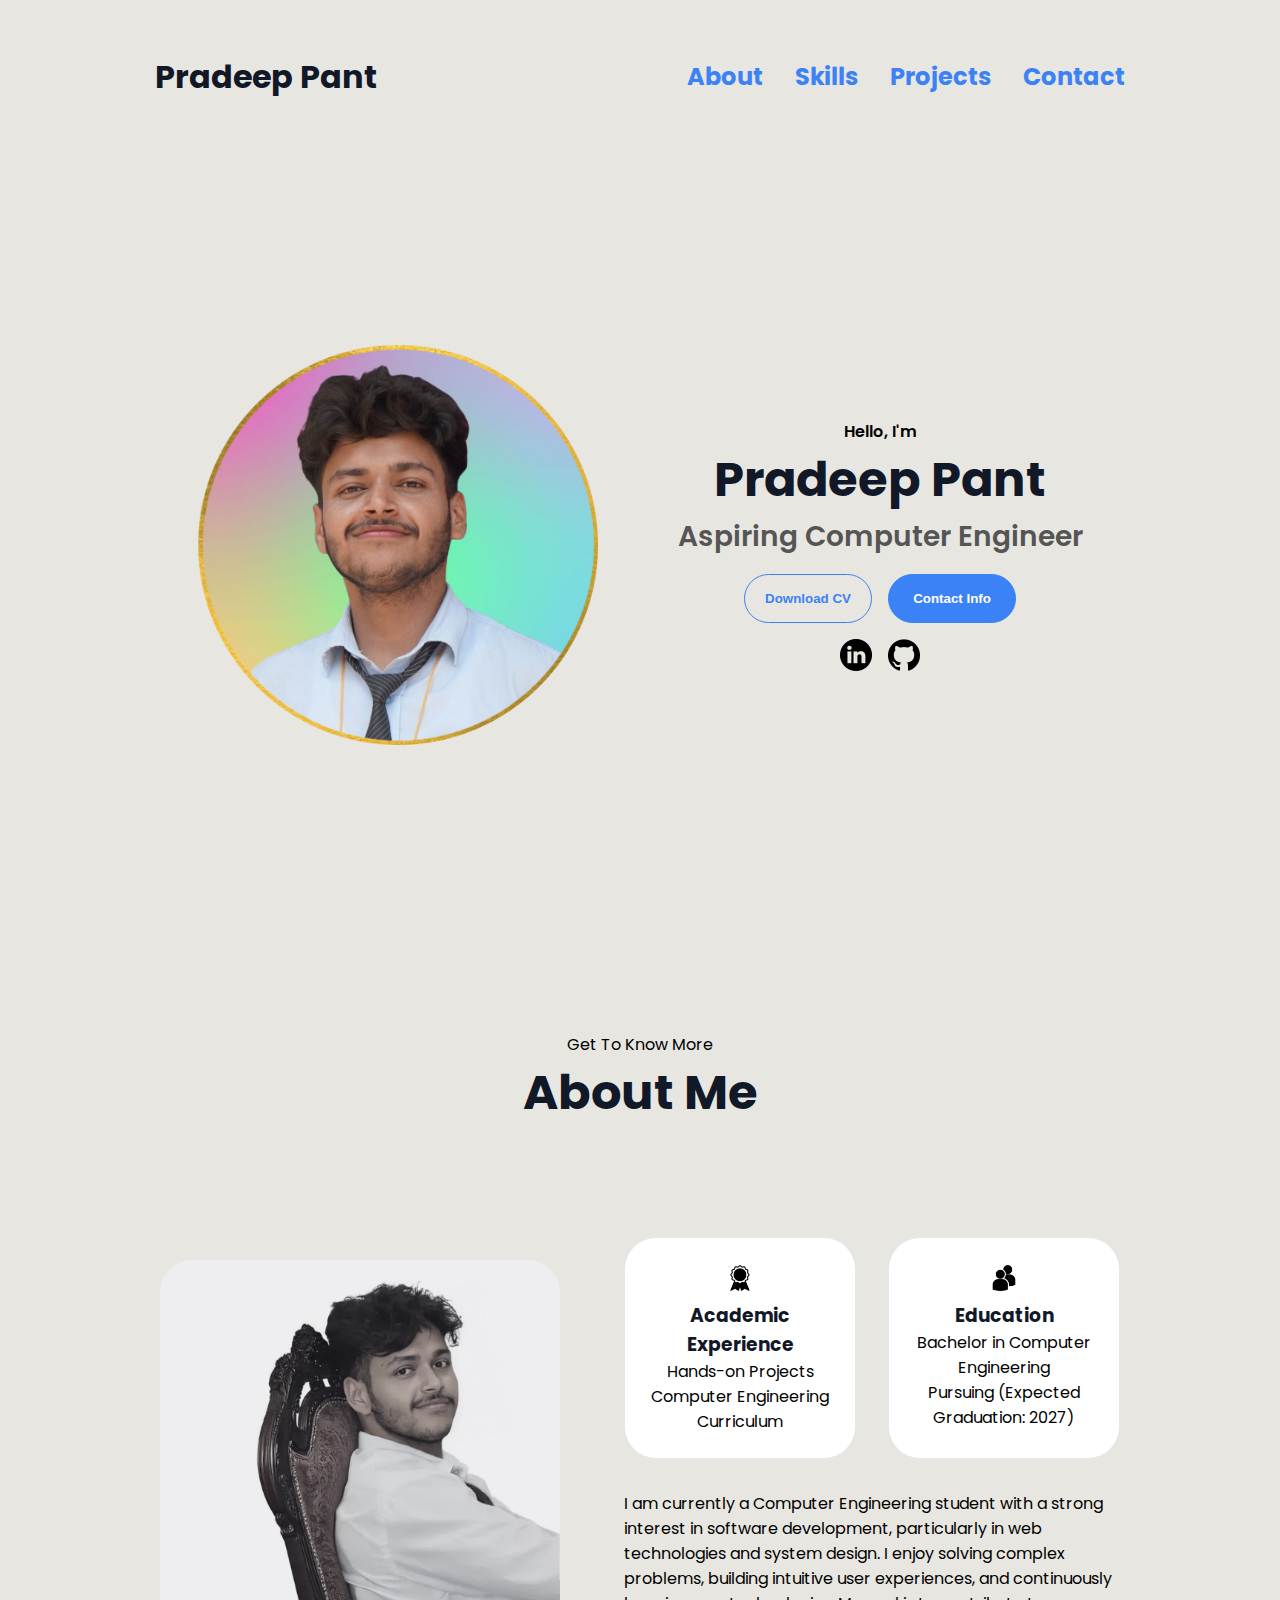
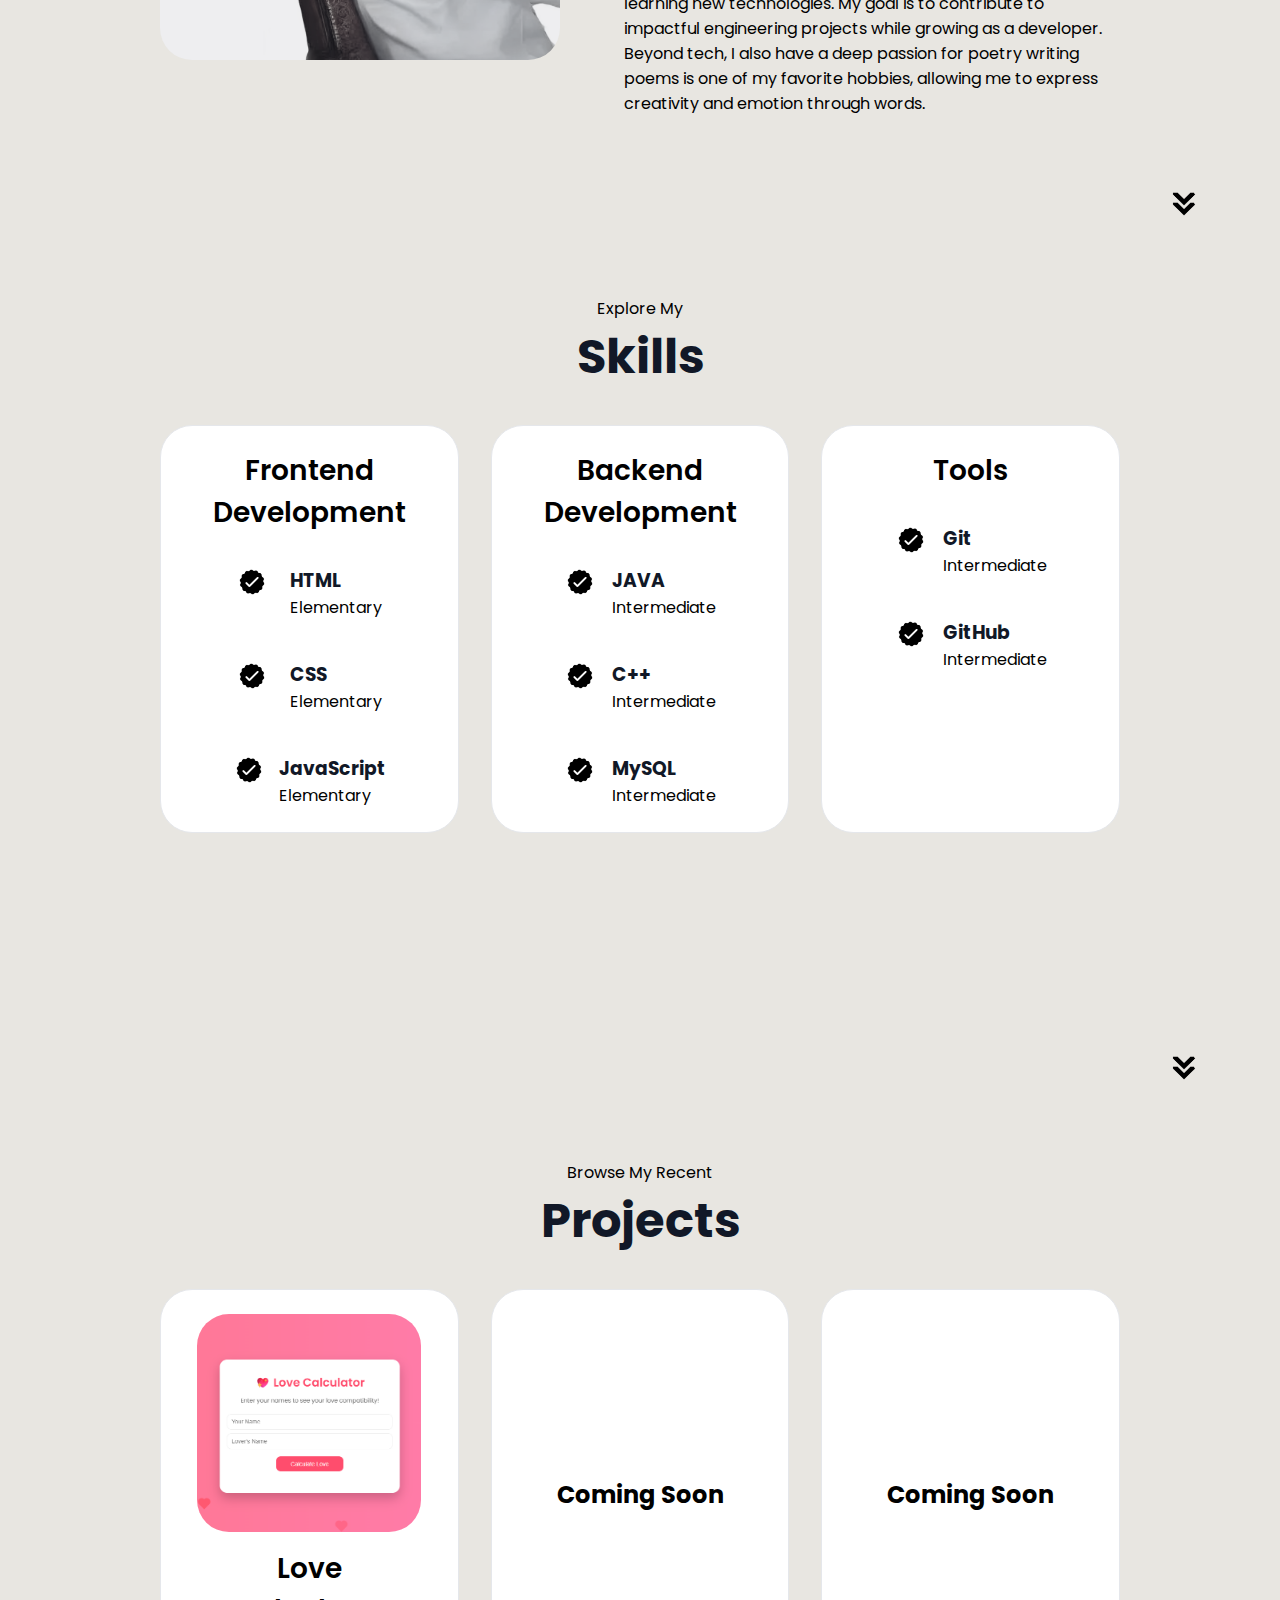
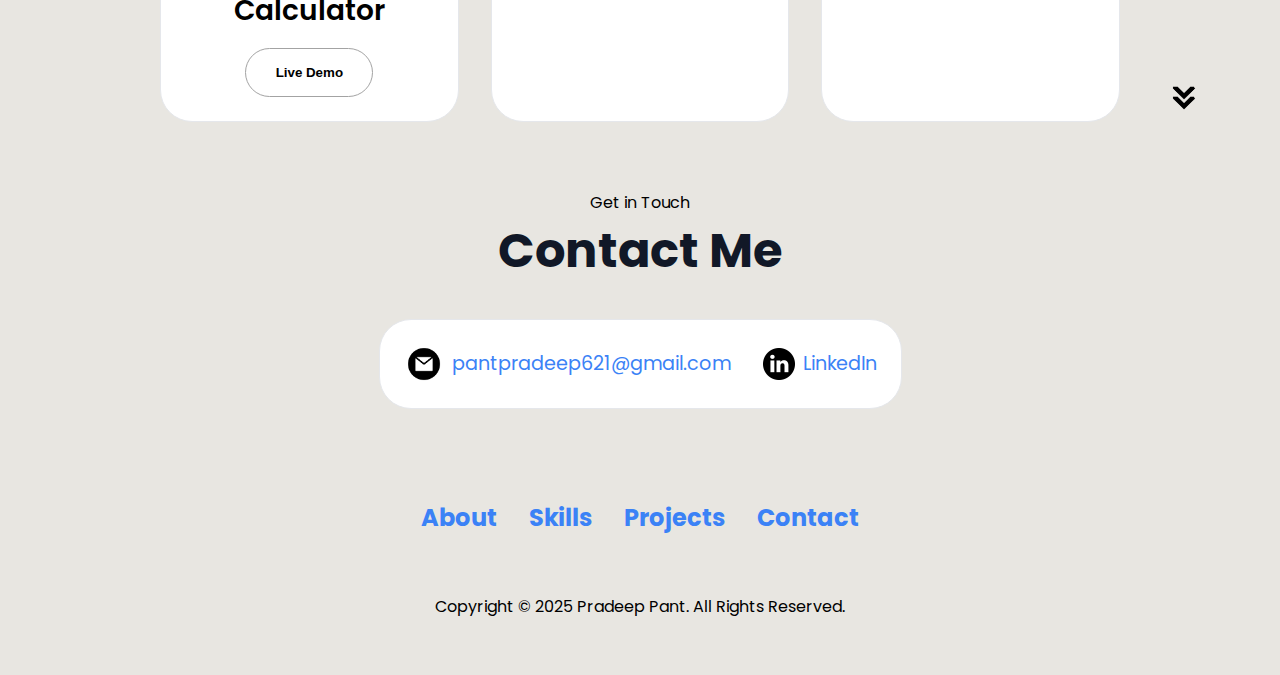
<file: index.html>
<!DOCTYPE html>
<html lang="en">
  <head>
    <meta charset="UTF-8" />
    <meta http-equiv="X-UA-Compatible" content="IE=edge" />
    <meta name="viewport" content="width=device-width, initial-scale=1.0" />
    <meta name="description" content="Official portfolio of Pradeep Pant — Aspiring Computer Engineer">
  <meta charset="UTF-8" />
  <meta name="viewport" content="width=device-width, initial-scale=1.0" />
 <title>Pradeep Pant </title>

  <!-- ✅ Canonical Tag -->
  <link rel="canonical" href="https://pradeeppant.com.np/index.html" />

  <!-- 🔍 SEO Metadata -->
  <meta name="description" content="Welcome to the official portfolio of Pradeep Pant — a passionate web developer and creative designer based in Nepal. Explore my projects, skills, and work.">
  <meta name="keywords" content="Pradeep Pant, Pradeep, Web Developer Nepal, Frontend Developer, Portfolio, Web Designer, pradeeppant.com.np">
  <meta name="author" content="Pradeep Pant" />

  <!-- 🌐 Open Graph (for social media previews) -->
  <meta property="og:title" content="Pradeep Pant – Web Developer from Nepal">
  <meta property="og:description" content="Explore the portfolio of Pradeep Pant, a creative and skilled web developer.">
  <meta property="og:image" content="https://pradeeppant.com.np/assets/profile-pic.png" />
  <meta property="og:url" content="https://pradeeppant.com.np">
  <meta property="og:type" content="website" />

  <!-- 🐦 Twitter Card -->
  <meta name="twitter:card" content="summary_large_image">
  <meta name="twitter:title" content="Pradeep Pant – Web Developer Portfolio">
  <meta name="twitter:description" content="Check out the projects and profile of Pradeep Pant, a frontend developer from Nepal.">
  <meta name="twitter:image" content="https://pradeeppant.com.np/images/preview.png">

  <link rel="icon" href="/assets/icons/favicon.ico" type="image/x-icon" />
    <link rel="stylesheet" href="style.css" />
    <link rel="stylesheet" href="mediaqueries.css" />

   <!-- Favicon for modern browsers -->
<link rel="icon" type="image/png" sizes="32x32" href="/assets/icons/favicon-32x32.png">
<link rel="icon" type="image/png" sizes="16x16" href="/assets/icons/favicon-16x16.png">
<link rel="apple-touch-icon" sizes="180x180" href="/assets/icons/apple-touch-icon.png">
<link rel="manifest" href="/assets/icons/site.webmanifest">
<link rel="shortcut icon" href="/assets/icons/favicon.ico" type="image/x-icon">

    <link rel="manifest" href="assets/icons/site.webmanifest">
    
    <script type="application/ld+json">
      {
        "@context": "https://schema.org",
        "@type": "Person",
        "name": "Pradeep Pant",
        "url": "https://www.pradeeppant.com.np",
        "sameAs": [
          "https://www.linkedin.com/in/pant-pradeep8",
          "https://github.com/pradeep2062"
        ]
      }
    </script>
  </head>
  <body>
    <nav id="desktop-nav">
      <div class="logo">Pradeep Pant</div>
      <div>
        <ul class="nav-links">
          <li><a href="#about">About</a></li>
          <li><a href="#skill">Skills</a></li>
          <li><a href="#projects">Projects</a></li>
          <li><a href="#contact">Contact</a></li>
        </ul>
      </div>
    </nav>
    <nav id="hamburger-nav">
      <div class="logo">Pradeep Pant</div>
      <div class="hamburger-menu">
        <div class="hamburger-icon" onclick="toggleMenu()">
          <span></span>
          <span></span>
          <span></span>
        </div>
        <div class="menu-links">
          <li><a href="#about" onclick="toggleMenu()">About</a></li>
          <li><a href="#skill" onclick="toggleMenu()">Skills</a></li>
          <li><a href="#projects" onclick="toggleMenu()">Projects</a></li>
          <li><a href="#contact" onclick="toggleMenu()">Contact</a></li>
        </div>
      </div>
    </nav>
    <section id="profile">
      <div class="section__pic-container">
        <img src="./assets/profile-pic.png" alt="Pradeep Pant profile picture" />
      </div>
      <div class="section__text">
        <p class="section__text__p1">Hello, I'm</p>
        <h1 class="title">Pradeep Pant</h1>
        <p class="section__text__p2">Aspiring Computer Engineer</p>
        <div class="btn-container">
          <button
            class="btn btn-color-2"
            onclick="window.open('./assets/resume-pradeep.pdf')"
          >
            Download CV
          </button>
          <button class="btn btn-color-1" onclick="location.href='./#contact'">
            Contact Info
          </button>
        </div>
        <div id="socials-container">
          <img
            src="./assets/linkedin.png"
            alt="My LinkedIn profile"
            class="icon"
            onclick="location.href='https://www.linkedin.com/in/pant-pradeep8'"
          />
          <img
            src="./assets/github.png"
            alt="My Github profile"
            class="icon"
            onclick="location.href='https://github.com/pradeep2062'"
          />
        </div>
      </div>
    </section>
    <section id="about">
      <p class="section__text__p1">Get To Know More</p>
      <h1 class="title">About Me</h1>
      <div class="section-container">
        <div class="section__pic-container">
          <img
            src="./assets/about-pic.png"
            alt="Profile picture"
            class="about-pic"
          />
        </div>
        <div class="about-details-container">
          <div class="about-containers">
            <div class="details-container">
              <img
                src="./assets/experience.png"
                alt="Skill icon"
                class="icon"
              />
              <h3>Academic Experience</h3>
              <p>Hands-on Projects <br />Computer Engineering Curriculum</p>
            </div>
            <div class="details-container">
              <img
                src="./assets/education.png"
                alt="Education icon"
                class="icon"
              />
              <h3>Education</h3>
              <p>Bachelor in Computer Engineering<br />Pursuing (Expected Graduation: 2027)</p>
            </div>
          </div>
          <div class="text-container">
            <p>
             <p>
                I am currently a Computer Engineering student with a strong interest in software development,
                particularly in web technologies and system design. I enjoy solving complex problems, building
                intuitive user experiences, and continuously learning new technologies. My goal is to contribute to impactful
                engineering projects while growing as a developer. Beyond tech, I also have a deep passion for poetry
                writing poems is one of my favorite hobbies, allowing me to express creativity and emotion through words.
              </p>
            </p>
          </div>
        </div>
      </div>
      <img
        src="./assets/arrow.png"
        alt="Arrow icon"
        class="icon arrow"
        onclick="location.href='./#skill'"
      />
    </section>
    <section id="skill">
      <p class="section__text__p1">Explore My</p>
      <h1 class="title">Skills</h1>
      <div class="skill-details-container">
        <div class="about-containers">
          <div class="details-container">
            <h2 class="skill-sub-title">Frontend Development</h2>
            <div class="article-container">
              <article>
                <img
                  src="./assets/checkmark.png"
                  alt="Skill icon"
                  class="icon"
                />
                <div>
                  <h3>HTML</h3>
                  <p>Elementary</p>
                </div>
              </article>
              <article>
                <img
                  src="./assets/checkmark.png"
                  alt="Skill icon"
                  class="icon"
                />
                <div>
                  <h3>CSS</h3>
                  <p>Elementary</p>
                </div>
              </article>
             
              <article>
                <img
                  src="./assets/checkmark.png"
                  alt="Skill icon"
                  class="icon"
                />
                <div>
                  <h3>JavaScript</h3>
                  <p>Elementary</p>
                </div>
              </article>
              
            </div>
          </div>
          <div class="details-container">
            <h2 class="skill-sub-title">Backend Development</h2>
            <div class="article-container">
              <article>
                <img
                  src="./assets/checkmark.png"
                  alt="Skill icon"
                  class="icon"
                />
                <div>
                  <h3>JAVA</h3>
                  <p>Intermediate</p>
                </div>
              </article>
              <article>
                <img
                  src="./assets/checkmark.png"
                  alt="Skill icon"
                  class="icon"
                />
                <div>
                  <h3>C++</h3>
                  <p>Intermediate</p>
                </div>
              </article>
               <article>
                <img
                  src="./assets/checkmark.png"
                  alt="Skill icon"
                  class="icon"
                />
                <div>
                  <h3>MySQL</h3>
                  <p>Intermediate</p>
                </div>
              </article>
            </div>
          </div>
           <div class="details-container">
            <h2 class="skill-sub-title">Tools</h2>
            <div class="article-container">
              <article>
                <img
                  src="./assets/checkmark.png"
                  alt="Skill icon"
                  class="icon"
                />
                <div>
                  <h3>Git</h3>
                  <p>Intermediate</p>
                </div>
              </article>
              <article>
                <img
                  src="./assets/checkmark.png"
                  alt="Skill icon"
                  class="icon"
                />
                <div>
                  <h3>GitHub</h3>
                  <p>Intermediate</p>
                </div>
              </article>
              
            </div>
          </div>
        </div>
      </div>
      
      <img
        src="./assets/arrow.png"
        alt="Arrow icon"
        class="icon arrow"
        onclick="location.href='./#projects'"
      />
    </section>
    <section id="projects">
      <p class="section__text__p1">Browse My Recent</p>
      <h1 class="title">Projects</h1>
      <div class="skill-details-container">
        <div class="about-containers">
          <div class="details-container color-container">
            <div class="article-container">
              <img
                src="./assets/project-0.png"
                alt="Project 1"
                class="project-img"
              />
            </div>
            <h2 class="skill-sub-title project-title">Love Calculator</h2>
            <div class="btn-container">
              <button
                class="btn btn-color-2 project-btn"
                onclick="location.href='https://pradeeppant.com.np/lovecalculator/'"
              >
                Live Demo
              </button>
            </div>
          </div>
          <div class="details-container color-container">
            <div class="article-container project-coming-soon">
              <p class="coming-soon-text">Coming Soon</p>
            </div>
          </div>
          <div class="details-container color-container">
            <div class="article-container project-coming-soon">
               <p class="coming-soon-text">Coming Soon</p>
            </div>
            </div>
          </div>
        </div>
      </div>
      <img
        src="./assets/arrow.png"
        alt="Arrow icon"
        class="icon arrow"
        onclick="location.href='./#contact'"
      />
    </section>
    <section id="contact">
      <p class="section__text__p1">Get in Touch</p>
      <h1 class="title">Contact Me</h1>
      <div class="contact-info-upper-container">
        <div class="contact-info-container">
          <img
            src="./assets/email.png"
            alt="Email icon"
            class="icon contact-icon email-icon"
          />
          <p><a href="mailto:pantpradeep621@gmail.com">pantpradeep621@gmail.com</a></p>
        </div>
        <div class="contact-info-container">
          <img
            src="./assets/linkedin.png"
            alt="LinkedIn icon"
            class="icon contact-icon"
          />
          <p><a href="https://www.linkedin.com/in/pant-pradeep8">LinkedIn</a></p>
        </div>
      </div>
    </section>
    <footer>
      <nav>
        <div class="nav-links-container">
          <ul class="nav-links">
            <li><a href="#about">About</a></li>
            <li><a href="#skill">Skills</a></li>
            <li><a href="#projects">Projects</a></li>
            <li><a href="#contact">Contact</a></li>
          </ul>
        </div>
      </nav>
      <p>Copyright &#169; 2025 Pradeep Pant. All Rights Reserved.</p>
    </footer>
    <script src="script.js"></script>
  </body>
</html>
</file>
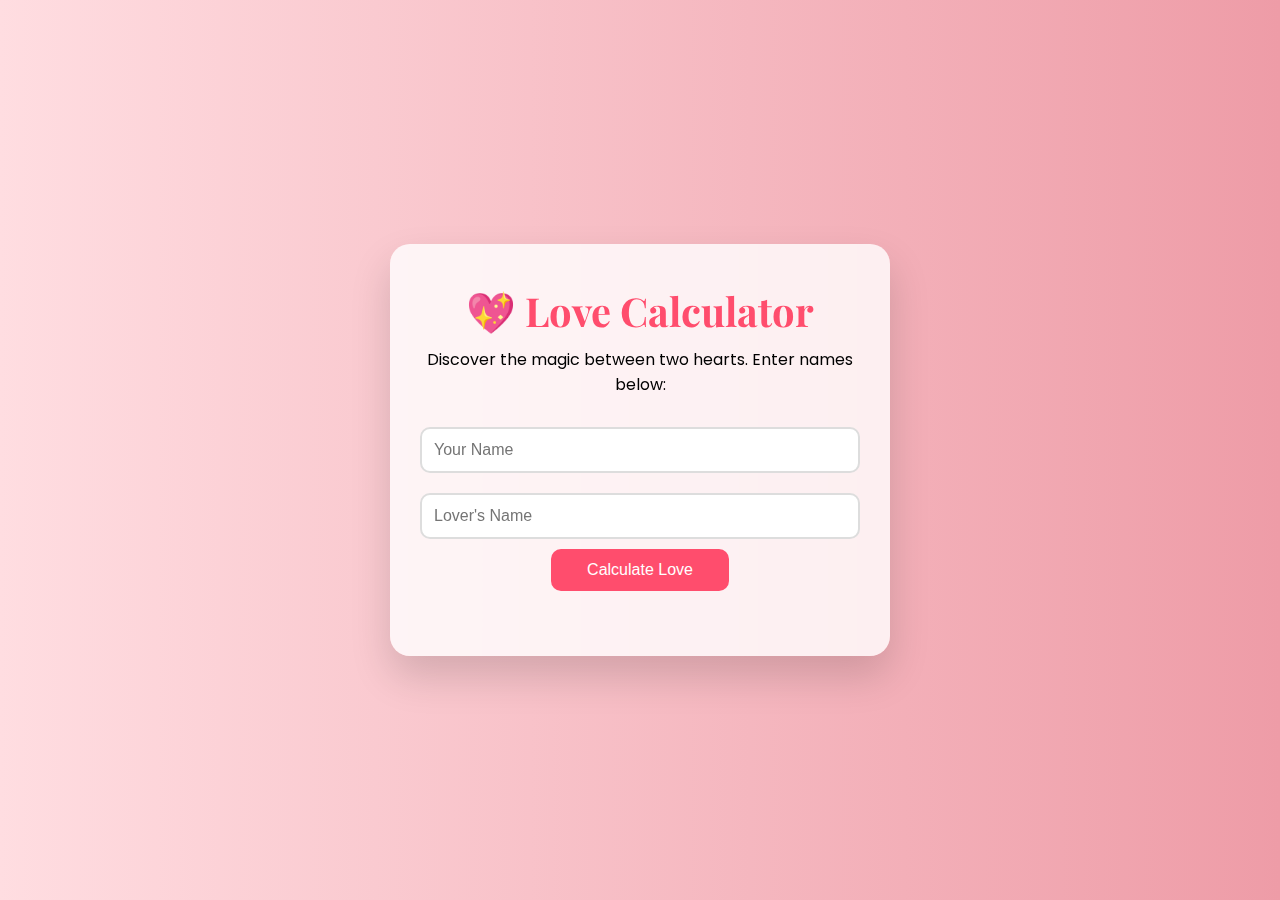
<file: love/index.html>
<!DOCTYPE html>
<html lang="en">
<head>
  <meta charset="UTF-8" />
  <meta name="viewport" content="width=device-width, initial-scale=1.0"/>
  <title>Love Calculator ❤</title>
  <link href="https://fonts.googleapis.com/css2?family=Playfair+Display:wght@600&family=Poppins:wght@300;400;500&display=swap" rel="stylesheet">
  <meta name="description" content="Discover your romantic compatibility with our elegantly crafted Love Calculator.">
  <meta name="author" content="Love Calculator App" />
  <style>
    :root {
      --light-bg: linear-gradient(to right, #ffdde1, #ee9ca7);
      --dark-bg: linear-gradient(to right, #232526, #414345);
      --accent: #ff4d6d;
    }
    * {
      box-sizing: border-box;
      margin: 0;
      padding: 0;
    }
    body {
      font-family: 'Poppins', sans-serif;
      background: var(--light-bg);
      display: flex;
      justify-content: center;
      align-items: center;
      min-height: 100vh;
      position: relative;
      transition: background 0.6s ease, color 0.4s ease;
    }
    body.dark-mode {
      background: var(--dark-bg);
      color: #f2f2f2;
    }
    .container {
      background: #ffffffcc;
      backdrop-filter: blur(10px);
      padding: 40px 30px;
      border-radius: 20px;
      box-shadow: 0 20px 40px rgba(0,0,0,0.15);
      text-align: center;
      max-width: 500px;
      width: 90%;
      transition: background 0.6s;
    }
    .dark-mode .container {
      background: #1f1f1fcc;
    }
    h1 {
      font-family: 'Playfair Display', serif;
      font-size: 2.5em;
      color: var(--accent);
      margin-bottom: 10px;
    }
    p {
      font-size: 16px;
      margin-bottom: 20px;
    }
    input {
      padding: 12px;
      width: 100%;
      border: 2px solid #ddd;
      border-radius: 10px;
      font-size: 16px;
      margin: 10px 0;
      transition: border 0.3s ease;
    }
    input:focus {
      border-color: var(--accent);
      outline: none;
    }
    button {
      padding: 12px 36px;
      background: var(--accent);
      color: white;
      font-size: 16px;
      border: none;
      border-radius: 10px;
      cursor: pointer;
      transition: background 0.3s ease, transform 0.2s ease;
    }
    button:hover {
      background: #e8435c;
      transform: scale(1.05);
    }
    #result {
      margin-top: 25px;
      font-size: 18px;
    }
    .dark-toggle {
      position: absolute;
      top: 25px;
      right: 25px;
      background: transparent;
      border: none;
      cursor: pointer;
      z-index: 10;
    }
    .dark-toggle svg {
      width: 28px;
      height: 28px;
      transition: transform 0.3s ease;
    }
    .dark-toggle:hover svg {
      transform: rotate(20deg);
    }
    .heart-bg {
      position: absolute;
      top: 0;
      left: 0;
      width: 100%;
      height: 100%;
      overflow: hidden;
      z-index: 0;
      pointer-events: none;
    }
    .heart {
      position: absolute;
      width: 20px;
      height: 20px;
      background-color: red;
      transform: rotate(45deg);
      animation: float 10s ease-in infinite;
      opacity: 0.6;
    }
    .heart::before,
    .heart::after {
      content: '';
      position: absolute;
      width: 20px;
      height: 20px;
      background-color: red;
      border-radius: 50%;
    }
    .heart::before {
      top: -10px;
      left: 0;
    }
    .heart::after {
      left: -10px;
      top: 0;
    }
    @keyframes float {
      0% { transform: translateY(100vh) rotate(45deg); opacity: 0; }
      50% { opacity: 0.9; }
      100% { transform: translateY(-120vh) rotate(45deg); opacity: 0; }
    }
  </style>
</head>
<body>
  <button class="dark-toggle" id="darkToggle" aria-label="Toggle Theme">
    <svg id="themeIcon" xmlns="http://www.w3.org/2000/svg" fill="none" stroke="currentColor" stroke-width="1.5" viewBox="0 0 24 24"></svg>
  </button>
  <div class="heart-bg"></div>
  <div class="container">
    <h1>💖 Love Calculator</h1>
    <p>Discover the magic between two hearts. Enter names below:</p>
    <form id="loveForm" autocomplete="off">
      <input type="text" id="yourName" placeholder="Your Name" required />
      <input type="text" id="loverName" placeholder="Lover's Name" required />
      <button type="submit">Calculate Love</button>
    </form>
    <div id="result"></div>
  </div>

  <script>
    const themeIcon = document.getElementById("themeIcon");
    const darkToggle = document.getElementById("darkToggle");
    function setThemeIcon(isDark) {
      themeIcon.innerHTML = isDark
        ? <path stroke-linecap="round" stroke-linejoin="round" d="M21.75 12a9.75 9.75 0 01-17.43 6.364 9.75 9.75 0 0011.066-15.115A9.751 9.751 0 0121.75 12z" />
        : <path stroke-linecap="round" stroke-linejoin="round" d="M12 3v1m0 16v1m9-9h-1M4 12H3m15.364-6.364l-.707.707M6.343 17.657l-.707.707m12.728 0l-.707-.707M6.343 6.343l-.707-.707M12 7a5 5 0 000 10 5 5 0 000-10z"/>;
    }
    const savedTheme = localStorage.getItem("theme");
    const isDarkSaved = savedTheme === "dark";
    if (isDarkSaved) document.body.classList.add("dark-mode");
    setThemeIcon(isDarkSaved);
    darkToggle.addEventListener("click", () => {
      const isDark = document.body.classList.toggle("dark-mode");
      localStorage.setItem("theme", isDark ? "dark" : "light");
      setThemeIcon(isDark);
    });
    function createHearts(count) {
      const bg = document.querySelector(".heart-bg");
      for (let i = 0; i < count; i++) {
        const heart = document.createElement("div");
        heart.className = "heart";
        heart.style.left = Math.random() * 100 + "%";
        heart.style.animationDelay = Math.random() * 10 + "s";
        heart.style.opacity = Math.random();
        bg.appendChild(heart);
      }
    }
    createHearts(40);
    function getLoveMessage(percent) {
      if (percent < 10) return "💔 The odds are slim, but love always finds its way.";
      if (percent < 30) return "🧩 Some differences, but also potential sparks.";
      if (percent < 50) return "🌗 A slow-burning flame that could grow.";
      if (percent < 70) return "🌹 A promising bond is forming.";
      if (percent < 90) return "💞 Your hearts share a beautiful rhythm.";
      if (percent < 100) return "💖 This could be a lasting love story.";
      return "🌟 A rare cosmic connection. True soulmates!";
    }
    function calculatePercentage(a, b) {
      let combined = a + "loves" + b;
      let countArr = [];
      while (combined.length > 0) {
        let char = combined[0];
        let count = [...combined].filter(c => c === char).length;
        countArr.push(count);
        combined = combined.replaceAll(char, '');
      }
      while (countArr.length > 2) {
        let newArr = [];
        for (let i = 0; i < Math.floor(countArr.length / 2); i++) {
          let sum = countArr[i] + countArr[countArr.length - 1 - i];
          if (sum > 9) newArr.push(Math.floor(sum / 10), sum % 10);
          else newArr.push(sum);
        }
        if (countArr.length % 2 === 1) newArr.push(countArr[Math.floor(countArr.length / 2)]);
        countArr = newArr;
      }
      return parseInt(countArr.join(""));
    }
  </script>

  <!-- Firebase SDK -->
  <script type="module">
    import { initializeApp } from "https://www.gstatic.com/firebasejs/9.6.1/firebase-app.js";
    import { getDatabase, ref, push, set } from "https://www.gstatic.com/firebasejs/9.6.1/firebase-database.js";

     const firebaseConfig = {
    apiKey: "AIzaSyAQgpBbvHPpx7-acancqaVdUsOBAwiGjWA",
    authDomain: "lovecalculatorsystem-f759b.firebaseapp.com",
    projectId: "lovecalculatorsystem-f759b",
    storageBucket: "lovecalculatorsystem-f759b.firebasestorage.app",
    messagingSenderId: "641637272654",
    appId: "1:641637272654:web:64d1f1b27b2dc7869cc71f",
    measurementId: "G-PDXR6ZXZLG"
  };


    const app = initializeApp(firebaseConfig);
    const database = getDatabase(app);

    document.getElementById("loveForm").addEventListener("submit", async function (e) {
      e.preventDefault();
      const name1 = document.getElementById("yourName").value.trim();
      const name2 = document.getElementById("loverName").value.trim();
      const resultDiv = document.getElementById("result");
      const validName = name => /^[A-Za-z]{3,}$/.test(name);

      if (!validName(name1) || !validName(name2)) {
        resultDiv.innerHTML = <p style="color: red;">❌ Names must be at least 3 letters and contain only alphabets (no spaces, numbers, or symbols).</p>;
        return;
      }

      const percent1 = calculatePercentage(name1.toLowerCase(), name2.toLowerCase());
      const percent2 = calculatePercentage(name2.toLowerCase(), name1.toLowerCase());
      const average = Math.round((percent1 + percent2) / 2);
      const message = getLoveMessage(average);

      resultDiv.innerHTML = `
        <p><strong>❤ Compatibility Score:</strong> ${average}%</p>
        <p>${message}</p>
        <p><em>Between <strong>${name1.toUpperCase()}</strong> and <strong>${name2.toUpperCase()}</strong></em></p>
      `;

      try {
        await set(push(ref(database, 'love_results')), {
          name1,
          name2,
          percentage: average,
          timestamp: new Date().toISOString()
        });
        console.log("Saved to Firebase");
      } catch (err) {
        console.error("Error saving to Firebase:", err);
      }
    });
  </script>
</body>
</html>
</file>
<file: style.css>
/* GENERAL */

@import url("https://fonts.googleapis.com/css2?family=Poppins:wght@300;400;500;600&display=swap");

*,
*::before,
*::after {
  box-sizing: border-box;
  margin: 0;
  padding: 0;
}

body {
  font-family: "Poppins", sans-serif;
  background-color :	#E8E6E1 ;
  color: #111827;
}

html {
  scroll-behavior: smooth;
}

p {
  color: #000000;
}

/* TRANSITION */

a,
.btn {
  transition: all 300ms ease;
}

/* DESKTOP NAV */

nav,
.nav-links {
  display: flex;
}

nav {
  justify-content: space-around;
  align-items: center;
  height: 17vh;
}

.nav-links {
  gap: 2rem;
  list-style: none;
  font-size: 1.5rem;
  font-weight:bold;
}

a {
  color: #3B82F6;
  text-decoration: none;
  text-decoration-color: white;
}

a:hover {
  color: #2563EB;
  text-decoration: underline;
  text-underline-offset: 1rem;
  text-decoration-color: #2563EB;
}

.logo {
  font-size: 2rem;
  font-weight: bold;
}

.logo:hover {
  cursor: default;
}

/* HAMBURGER MENU */

#hamburger-nav {
  display: none;
}

.hamburger-menu {
  position: relative;
  display: inline-block;
}

.hamburger-icon {
  display: flex;
  flex-direction: column;
  justify-content: space-between;
  height: 24px;
  width: 30px;
  cursor: pointer;
}

.hamburger-icon span {
  width: 100%;
  height: 2px;
  background-color: black;
  transition: all 0.3 ease-in-out;
}

.menu-links {
  position: absolute;
  top: 100%;
  right: 0;
  background-color: transparent;
  width: fit-content;
  max-height: 0;
  overflow: hidden;
  transition: all 0.3 ease-in-out;
  font-weight: bold;
}

.menu-links a {
  display: block;
  padding: 10px;
  text-align: center;
  font-size: 1.5rem;
  color: black;
  text-decoration: none;
  transition: all 0.3 ease-in-out;
}

.menu-links li {
  list-style: none;
}

.menu-links.open {
  max-height: 300px;
}

.hamburger-icon.open span:first-child {
  transform: rotate(45deg) translate(10px, 5px);
}

.hamburger-icon.open span:nth-child(2) {
  opacity: 0;
}

.hamburger-icon.open span:last-child {
  transform: rotate(-45deg) translate(10px, -5px);
}

.hamburger-icon span:first-child {
  transform: none;
}

.hamburger-icon span:first-child {
  opacity: 1;
}

.hamburger-icon span:first-child {
  transform: none;
}

/* SECTIONS */

section {
  padding-top: 4vh;
  height: 96vh;
  margin: 0 10rem;
  box-sizing: border-box;
  min-height: fit-content;
}

.section-container {
  display: flex;
}

/* PROFILE SECTION */

#profile {
  display: flex;
  justify-content: center;
  gap: 5rem;
  height: 80vh;
}

.section__pic-container {
  display: flex;
  height: 400px;
  width: 400px;
  margin: auto 0;
}

.section__text {
  align-self: center;
  text-align: center;
}

.section__text p {
  font-weight: 600;
}

.section__text__p1 {
  text-align: center;
}

.section__text__p2 {
  font-size: 1.75rem;
  margin-bottom: 1rem;
  color: #555; 
}

.title {
  font-size: 3rem;
  text-align: center;
}

#socials-container {
  display: flex;
  justify-content: center;
  margin-top: 1rem;
  gap: 1rem;
}

/* ICONS */

.icon {
  cursor: pointer;
  height: 2rem;
}

/* BUTTONS */

.btn-container {
  display: flex;
  justify-content: center;
  gap: 1rem;
}

.btn {
  font-weight: 600;
  transition: all 300ms ease;
  padding: 1rem;
  width: 8rem;
  border-radius: 2rem;
}

.btn-color-1,
.btn-color-2 {
  border: #3B82F6 0.1rem solid;
  color: #3B82F6;
  background-color: transparent;
}

.btn-color-1:hover,
.btn-color-2:hover {
  cursor: pointer;
}

.btn-color-1,
.btn-color-2:hover {
  background: #3B82F6;
  color: #ffffff;
}

.btn-color-1:hover {
  background: #2563EB;
}

.btn-color-2 {
  background: none;
}

.btn-color-2:hover {
  border: #2563EB 0.1rem solid;
}

.btn-container {
  gap: 1rem;
}

/* ABOUT SECTION */

#about {
  position: relative;
}

.about-containers {
  gap: 2rem;
  margin-bottom: 2rem;
  margin-top: 2rem;
}

.about-details-container {
  justify-content: center;
  flex-direction: column;
}

.about-containers,
.about-details-container {
  display: flex;
}

.about-pic {
  border-radius: 2rem;
}

.arrow {
  position: absolute;
  right: -5rem;
  bottom: 2.5rem;
}

.details-container {
  padding: 1.5rem;
  flex: 1;
  background-color: #ffffff; 
  border-radius: 2rem;
  border: 1px solid #E5E7EB; 
  text-align: center;
}

.section-container {
  gap: 4rem;
  height: 80%;
}

.section__pic-container {
  height: 400px;
  width: 400px;
  margin: auto 0;
}

/* SKILL SECTION */

#skill {
  position: relative;
}

.skill-sub-title {
  color: #000000;
  font-weight: 600;
  font-size: 1.75rem;
  margin-bottom: 2rem;
}

.skill-details-container {
  display: flex;
  justify-content: center;
  flex-direction: column;
}

.article-container {
  display: flex;
  text-align: initial;
  flex-wrap: wrap;
  flex-direction: row;
  gap: 2.5rem;
  justify-content: space-around;
}

article {
  display: flex;
  width: 10rem;
  justify-content: space-around;
  gap: 0.5rem;
}

article .icon {
  cursor: default;
}

/* PROJECTS SECTION */

#projects {
  position: relative;
}

.color-container {
  background-color: #ffffff; 
  border: 1px solid #E5E7EB;
}

.project-img {
  border-radius: 2rem;
  width: 90%;
  height: 90%;
}

.project-title {
  margin: 1rem;
  color: black;
}

.project-btn {
  color: black;
  border-color: rgb(163, 163, 163);
}

.project-coming-soon {
  display: flex;
  justify-content: center;
  align-items: center;
  height: 360px; 
  border-radius: 10px;
  text-align: center;
}

.coming-soon-text {
  font-size: 1.5rem;
  font-weight: bold;
  color: #000000;
}

/* CONTACT */

#contact {
  display: flex;
  justify-content: center;
  flex-direction: column;
  height: 70vh;
}

.contact-info-upper-container {
  display: flex;
  justify-content: center;
  border-radius: 2rem;
  border: 1px solid #E5E7EB;
  background-color: #ffffff; 
  margin: 2rem auto;
  padding: 0.5rem;
}

.contact-info-container {
  display: flex;
  align-items: center;
  justify-content: center;
  gap: 0.5rem;
  margin: 1rem;
}

.contact-info-container p {
  font-size: larger;
}

.contact-icon {
  cursor: default;
}

.email-icon {
  height: 2.5rem;
}

/* FOOTER SECTION */

footer {
  height: 26vh;
  margin: 0 1rem;
}

footer p {
  text-align: center;
}
</file>
<file: mediaqueries.css>
@media screen and (max-width: 1400px) {
  #profile {
    height: 83vh;
    margin-bottom: 6rem;
  }
  .about-containers {
    flex-wrap: wrap;
  }
  #contact,
  #projects {
    height: fit-content;
  }
}

@media screen and (max-width: 1200px) {
  #desktop-nav {
    display: none;
  }
  #hamburger-nav {
    display: flex;
  }
  #experience,
  .experience-details-container {
    margin-top: 2rem;
  }
  #profile,
  .section-container {
    display: block;
  }
  .arrow {
    display: none;
  }
  section,
  .section-container {
    height: fit-content;
  }
  section {
    margin: 0 5%;
  }
  .section__pic-container {
    width: 275px;
    height: 275px;
    margin: 0 auto 2rem;
  }
  .about-containers {
    margin-top: 0;
  }
}

@media screen and (max-width: 900px) {
  #profile {
    height: 75vh;
    margin-bottom: 4rem;
  }
  .section__pic-container {
    width: 250px;
    height: 250px;
  }
  .title {
    font-size: 2.5rem;
  }
  .nav-links {
    font-size: 1.2rem;
  }
}

@media screen and (max-width: 600px) {
  #contact,
  footer {
    height: 40vh;
  }
  #profile {
    height: 83vh;
    margin-bottom: 0;
  }
  article {
    font-size: 1rem;
  }
  footer nav {
    height: fit-content;
    margin-bottom: 2rem;
  }
  .about-containers,
  .contact-info-upper-container,
  .btn-container {
    flex-wrap: wrap;
  }
  .contact-info-container {
    margin: 0;
  }
  .contact-info-container p,
  .nav-links li a {
    font-size: 1rem;
  }
  .experience-sub-title {
    font-size: 1.25rem;
  }
  .logo {
    font-size: 1.5rem;
  }
  .nav-links {
    flex-direction: column;
    gap: 0.5rem;
    text-align: center;
  }
  .
</file>
